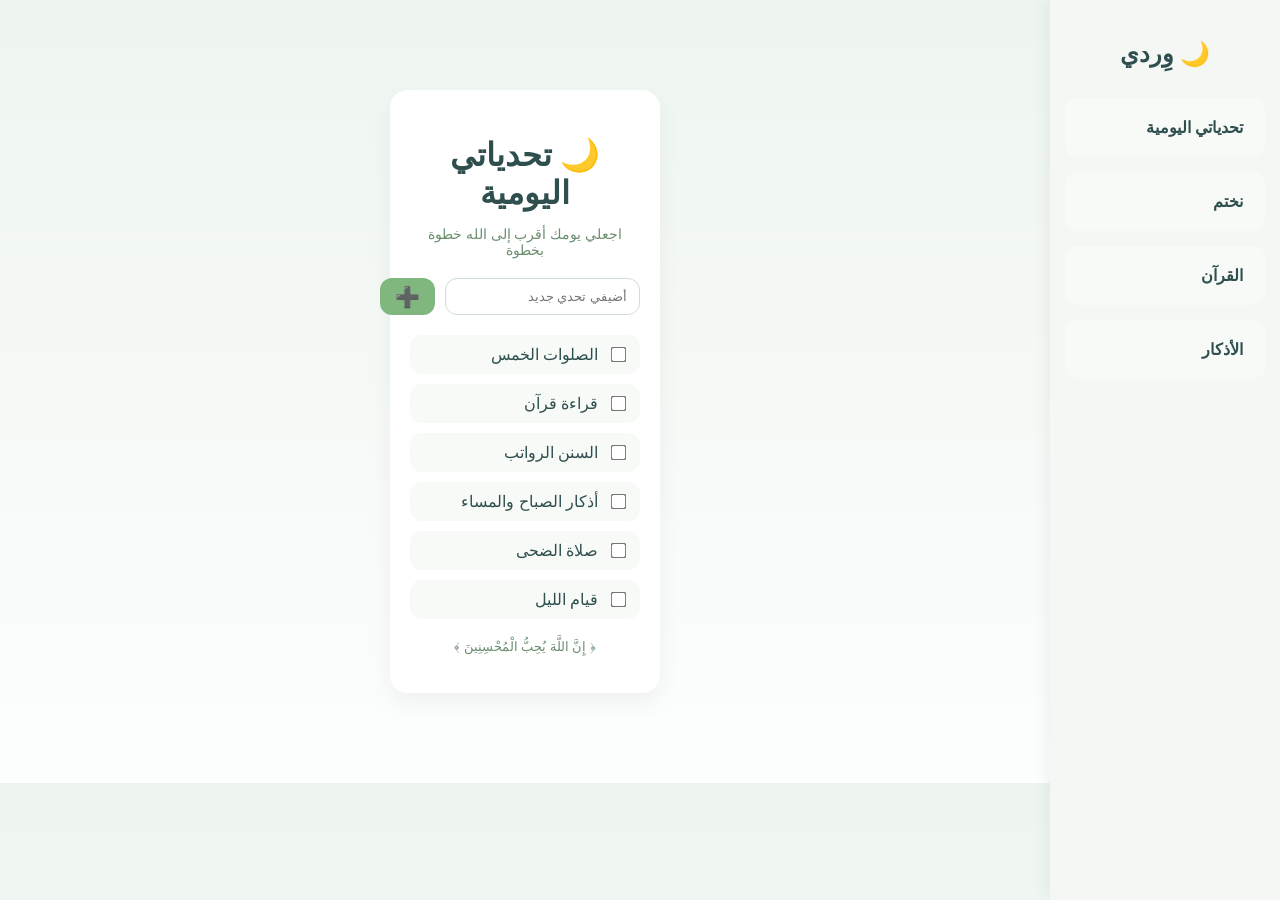
<file: index.html>
<!DOCTYPE html>
<html lang="ar" dir="rtl">
<head>
  <meta charset="UTF-8">
  <meta name="viewport" content="width=device-width, initial-scale=1.0">
  <title>تحدياتي اليومية</title>
  <link rel="stylesheet" href="css/quran.css">
  <link rel="stylesheet" href="css/challenge.css">
  <link rel="stylesheet" href="css/index.css">
</head>
<body>

<button class="sidebar-toggle" id="sidebarToggle">☰</button>
<aside class="sidebar" id="sidebar">
  <h2 class="logo">🌙 وِردي</h2>
  <ul>
    <li><a href="index.html">تحدياتي اليومية</a></li>
    <li><a href="khatma.html">نختم</a></li>
    <li><a href="quran.html">القرآن</a></li>
    <li><a href="zekr.html">الأذكار</a></li>
  </ul>
</aside>

<div class="content">

  <div class="container">
    <h1>🌙 تحدياتي اليومية</h1>
    <p class="subtitle">اجعلي يومك أقرب إلى الله خطوة بخطوة</p>

 
    <div class="add-challenge">
      <input type="text" id="challengeInput" placeholder="أضيفي تحدي جديد">
      <button id="addBtn">➕</button>
    </div>


    <ul id="challengeList"></ul>

    <p class="footer-text">﴿ إِنَّ اللَّهَ يُحِبُّ الْمُحْسِنِينَ ﴾</p>
  </div>
</div>

  <script src="js/challenge.js"></script>
    <script src="js/index.js"></script>
</body>
</html>
</file>
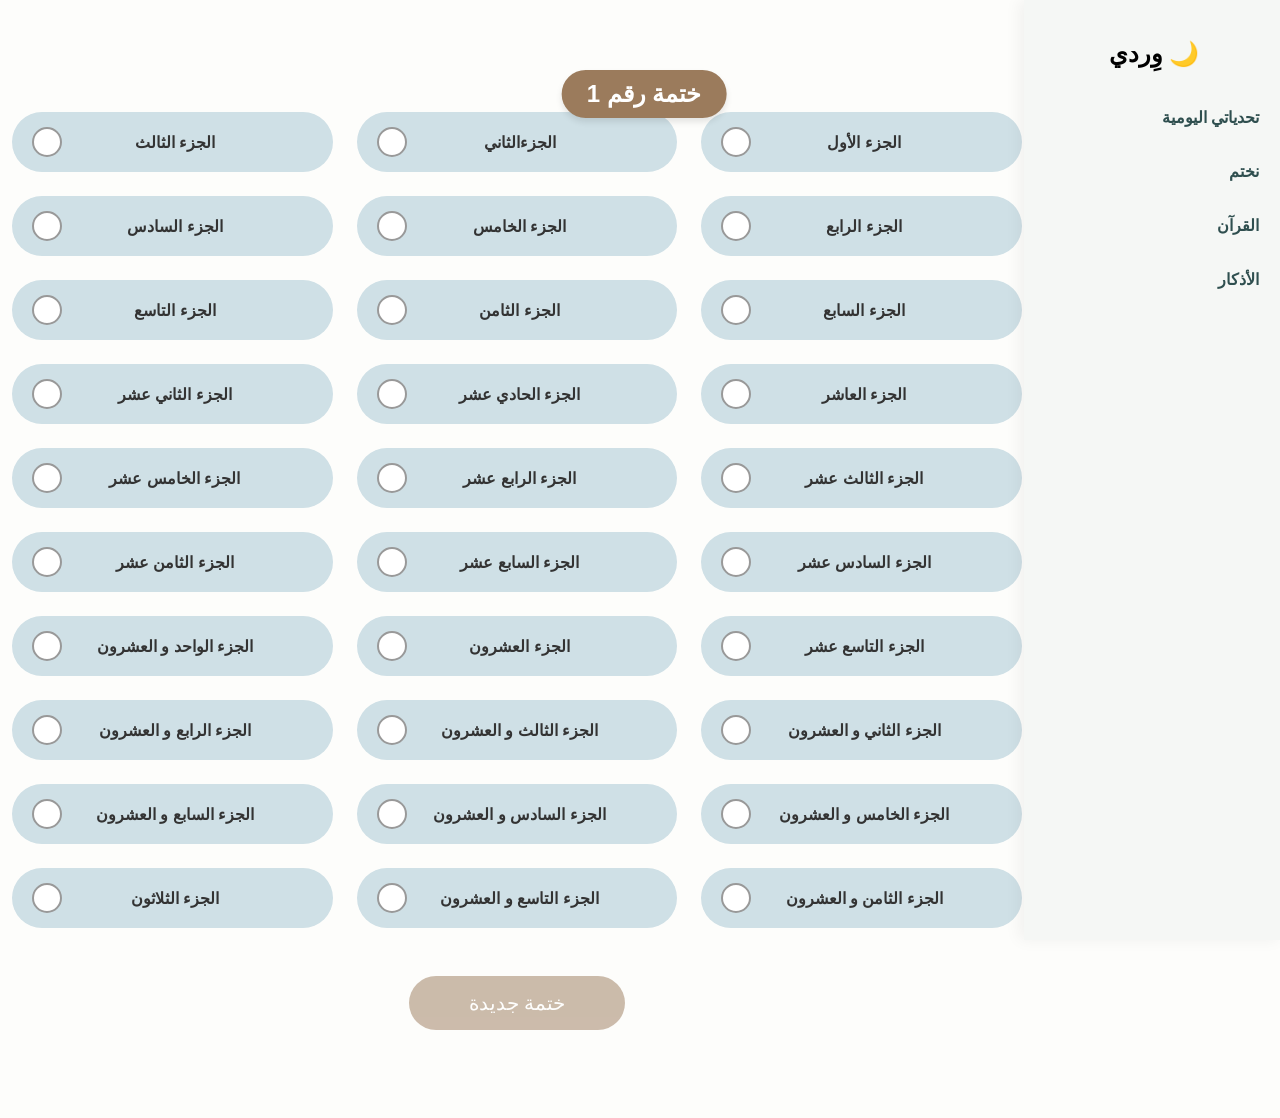
<file: khatma.html>
<!DOCTYPE html>
<html lang="ar" dir="rtl">
<head>
  <meta charset="UTF-8">
  <title>الختمة الأولى</title>
  <meta name="viewport" content="width=device-width, initial-scale=1.0">
  <link rel="stylesheet" href="bootstrap-5.3.8-dist/css/bootstrap-grid.min.css">
  <link href="https://fonts.googleapis.com/css2?family=Cairo:wght@300;400;600;700&display=swap" rel="stylesheet">
  <link rel="stylesheet" href="css/khatma.css">
  <link rel="stylesheet" href="css/index.css">
  <link rel="stylesheet" href="css/quran.css">
</head>
<body>
<button class="sidebar-toggle" id="sidebarToggle">☰</button>
<aside class="sidebar" id="sidebar">
  <h2 class="logo">🌙 وِردي</h2>
  <ul>
    <li><a href="index.html">تحدياتي اليومية</a></li>
    <li><a href="khatma.html">نختم</a></li>
    <li><a href="quran.html">القرآن</a></li>
    <li><a href="zekr.html">الأذكار</a></li>
  </ul>
</aside>

<div class="content">
<div class="container text-center my-5">

  <!-- Title -->
 <div class="title-box mb-4 text-center">
  <h2>
    <span class="khatma-badge">ختمة رقم <span id="khatmaNumber">1</span></span>
  </h2>


  <div id="completedBadge" class="badge-complete">
    ✔ تمت الختمة
  </div>
</div>



  <div class="row g-4">

  
<div class="col-md-4 col-sm-6">
  <label class="part-btn">
    <span class="part-text">الجزء الأول</span>

    <input type="checkbox" class="part-check">
    <span class="checkmark"></span>
  </label>
</div>

  </label>


  <div class="col-md-4 col-sm-6">
  <label class="part-btn">
    <span class="part-text">الجزءالثاني</span>

    <input type="checkbox" class="part-check">
    <span class="checkmark"></span>
  </label>
</div>

  </label>
  <div class="col-md-4 col-sm-6">
  <label class="part-btn">
    <span class="part-text">الجزء الثالث </span>

    <input type="checkbox" class="part-check">
    <span class="checkmark"></span>
  </label>
</div>

  </label>
  <div class="col-md-4 col-sm-6">
  <label class="part-btn">
    <span class="part-text">الجزء الرابع</span>

    <input type="checkbox" class="part-check">
    <span class="checkmark"></span>
  </label>
</div>

  </label>
  <div class="col-md-4 col-sm-6">
  <label class="part-btn">
    <span class="part-text">الجزء الخامس</span>

    <input type="checkbox" class="part-check">
    <span class="checkmark"></span>
  </label>
</div>

  </label>
  <div class="col-md-4 col-sm-6">
  <label class="part-btn">
    <span class="part-text">الجزء السادس</span>

    <input type="checkbox" class="part-check">
    <span class="checkmark"></span>
  </label>
</div>

  </label>
  <div class="col-md-4 col-sm-6">
  <label class="part-btn">
    <span class="part-text">الجزء السابع</span>

    <input type="checkbox" class="part-check">
    <span class="checkmark"></span>
  </label>
</div>

  </label><div class="col-md-4 col-sm-6">
  <label class="part-btn">
    <span class="part-text">الجزء الثامن</span>

    <input type="checkbox" class="part-check">
    <span class="checkmark"></span>
  </label>
</div>

  </label><div class="col-md-4 col-sm-6">
  <label class="part-btn">
    <span class="part-text">الجزء التاسع</span>

    <input type="checkbox" class="part-check">
    <span class="checkmark"></span>
  </label>
</div>

  </label><div class="col-md-4 col-sm-6">
  <label class="part-btn">
    <span class="part-text">الجزء العاشر</span>

    <input type="checkbox" class="part-check">
    <span class="checkmark"></span>
  </label>
</div>

  </label><div class="col-md-4 col-sm-6">
  <label class="part-btn">
    <span class="part-text">الجزء الحادي عشر</span>

    <input type="checkbox" class="part-check">
    <span class="checkmark"></span>
  </label>
</div>

  </label><div class="col-md-4 col-sm-6">
  <label class="part-btn">
    <span class="part-text">الجزء الثاني عشر</span>

    <input type="checkbox" class="part-check">
    <span class="checkmark"></span>
  </label>
</div>

  </label><div class="col-md-4 col-sm-6">
  <label class="part-btn">
    <span class="part-text">الجزء الثالث عشر</span>

    <input type="checkbox" class="part-check">
    <span class="checkmark"></span>
  </label>
</div>

  </label><div class="col-md-4 col-sm-6">
  <label class="part-btn">
    <span class="part-text">الجزء الرابع عشر</span>

    <input type="checkbox" class="part-check">
    <span class="checkmark"></span>
  </label>
</div>

  </label><div class="col-md-4 col-sm-6">
  <label class="part-btn">
    <span class="part-text">الجزء الخامس عشر </span>

    <input type="checkbox" class="part-check">
    <span class="checkmark"></span>
  </label>
</div>

  </label><div class="col-md-4 col-sm-6">
  <label class="part-btn">
    <span class="part-text">الجزء السادس عشر</span>

    <input type="checkbox" class="part-check">
    <span class="checkmark"></span>
  </label>
</div>

  </label><div class="col-md-4 col-sm-6">
  <label class="part-btn">
    <span class="part-text">الجزء السابع عشر </span>

    <input type="checkbox" class="part-check">
    <span class="checkmark"></span>
  </label>
</div>

  </label><div class="col-md-4 col-sm-6">
  <label class="part-btn">
    <span class="part-text">الجزء الثامن عشر </span>

    <input type="checkbox" class="part-check">
    <span class="checkmark"></span>
  </label>
</div>

  </label><div class="col-md-4 col-sm-6">
  <label class="part-btn">
    <span class="part-text">الجزء التاسع عشر</span>

    <input type="checkbox" class="part-check">
    <span class="checkmark"></span>
  </label>
</div>

  </label><div class="col-md-4 col-sm-6">
  <label class="part-btn">
    <span class="part-text">الجزء العشرون</span>

    <input type="checkbox" class="part-check">
    <span class="checkmark"></span>
  </label>
</div>

  </label><div class="col-md-4 col-sm-6">
  <label class="part-btn">
    <span class="part-text">الجزء الواحد و العشرون</span>

    <input type="checkbox" class="part-check">
    <span class="checkmark"></span>
  </label>
</div>

  </label><div class="col-md-4 col-sm-6">
  <label class="part-btn">
    <span class="part-text">الجزء الثاني و العشرون</span>

    <input type="checkbox" class="part-check">
    <span class="checkmark"></span>
  </label>
</div>

  </label><div class="col-md-4 col-sm-6">
  <label class="part-btn">
    <span class="part-text">الجزء الثالث و العشرون </span>

    <input type="checkbox" class="part-check">
    <span class="checkmark"></span>
  </label>
</div>

  </label><div class="col-md-4 col-sm-6">
  <label class="part-btn">
    <span class="part-text">الجزء الرابع و العشرون</span>

    <input type="checkbox" class="part-check">
    <span class="checkmark"></span>
  </label>
</div>

  </label><div class="col-md-4 col-sm-6">
  <label class="part-btn">
    <span class="part-text">الجزء الخامس و العشرون </span>

    <input type="checkbox" class="part-check">
    <span class="checkmark"></span>
  </label>
</div>

  </label><div class="col-md-4 col-sm-6">
  <label class="part-btn">
    <span class="part-text">الجزء السادس و العشرون</span>

    <input type="checkbox" class="part-check">
    <span class="checkmark"></span>
  </label>
</div>

  </label><div class="col-md-4 col-sm-6">
  <label class="part-btn">
    <span class="part-text">الجزء السابع و العشرون</span>

    <input type="checkbox" class="part-check">
    <span class="checkmark"></span>
  </label>
</div>

  </label>
  <div class="col-md-4 col-sm-6">
  <label class="part-btn">
    <span class="part-text">الجزء الثامن و العشرون</span>

    <input type="checkbox" class="part-check">
    <span class="checkmark"></span>
  </label>
</div>

  </label>
  <div class="col-md-4 col-sm-6">
  <label class="part-btn">
    <span class="part-text">الجزء التاسع و العشرون</span>

    <input type="checkbox" class="part-check">
    <span class="checkmark"></span>
  </label>
</div>

  </label>
  <div class="col-md-4 col-sm-6">
  <label class="part-btn">
    <span class="part-text">الجزء الثلاثون</span>

    <input type="checkbox" class="part-check">
    <span class="checkmark"></span>
  </label>
</div>

  </label>
</div>

  

 
<div class="new-khatma mt-5 text-center">
  <button id="newKhatmaBtn" class="btn btn-lg">
    ختمة جديدة
  </button>
</div>



</div></div>
<script src="bootstrap-5.3.8-dist/js/bootstrap.min.js"></script>
<script src="js/khatma.js"></script>
    <script src="js/index.js"></script>
</body>
</html>
</file>
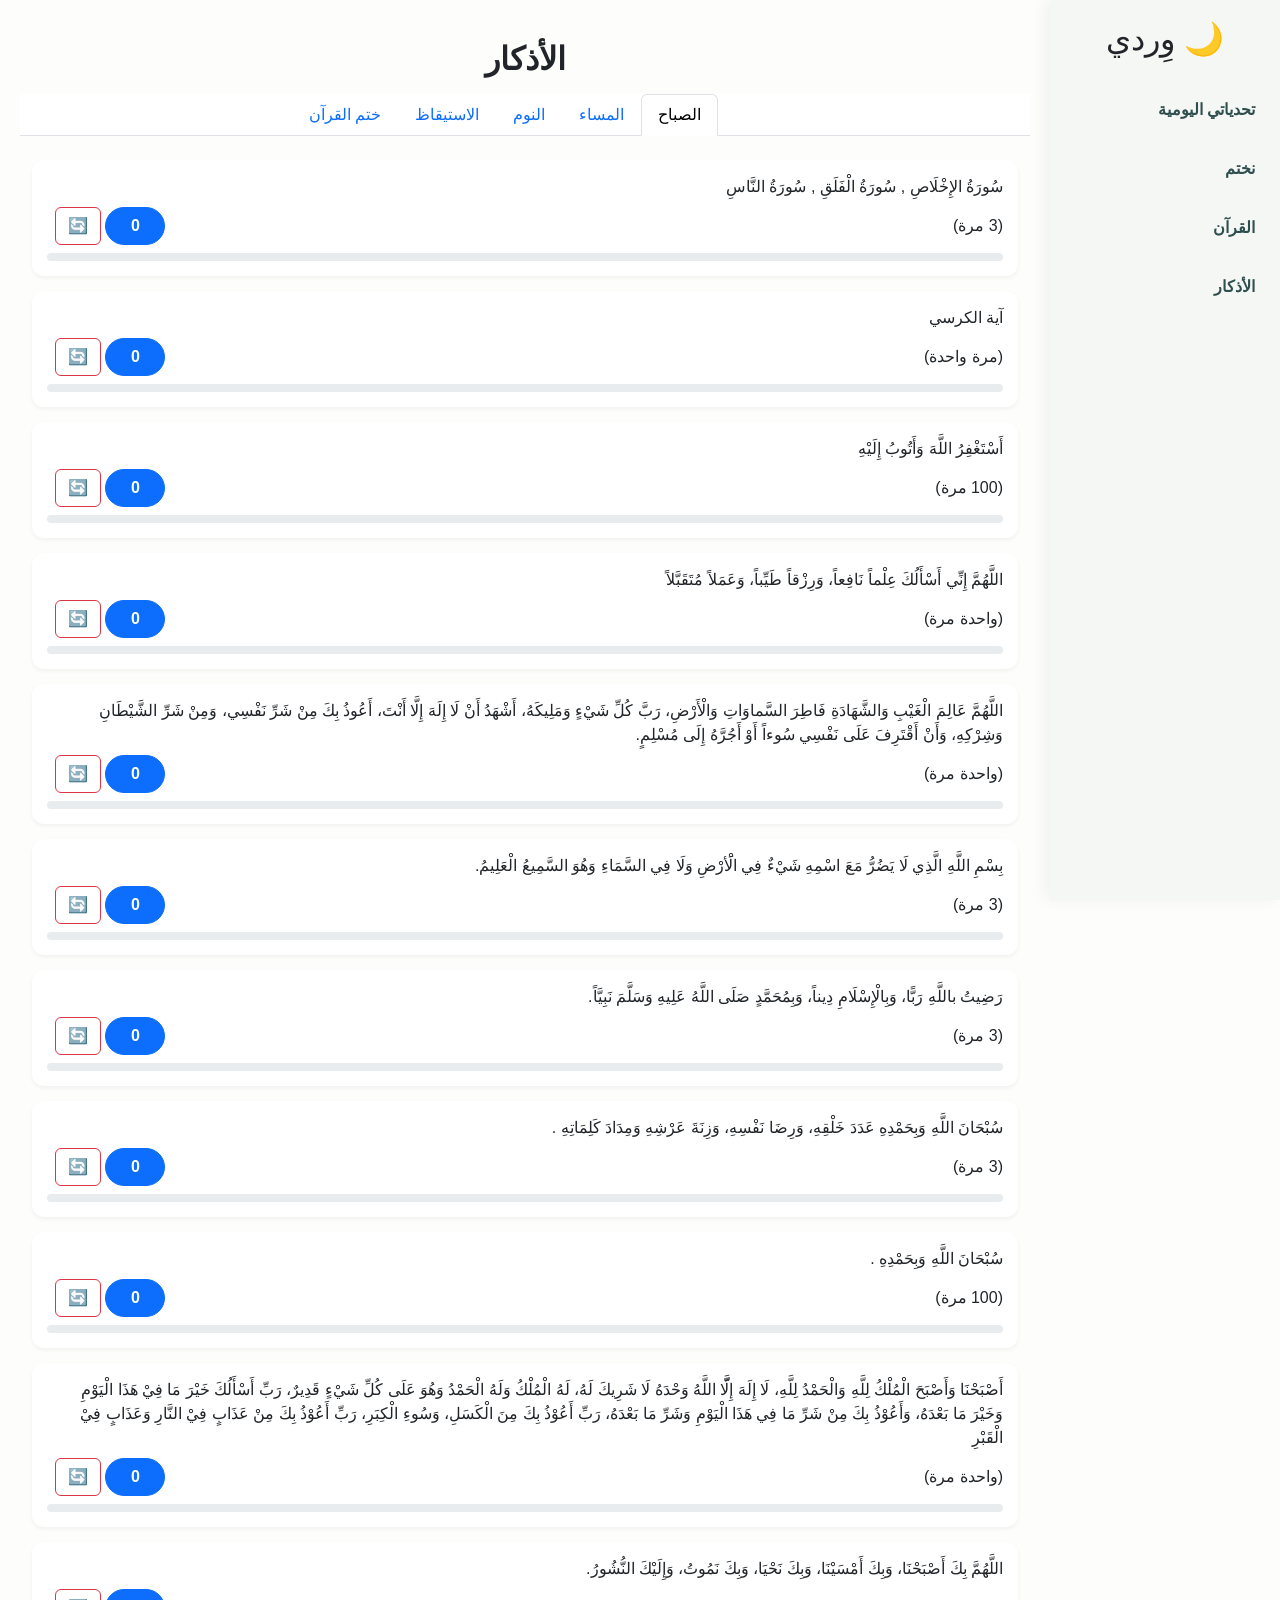
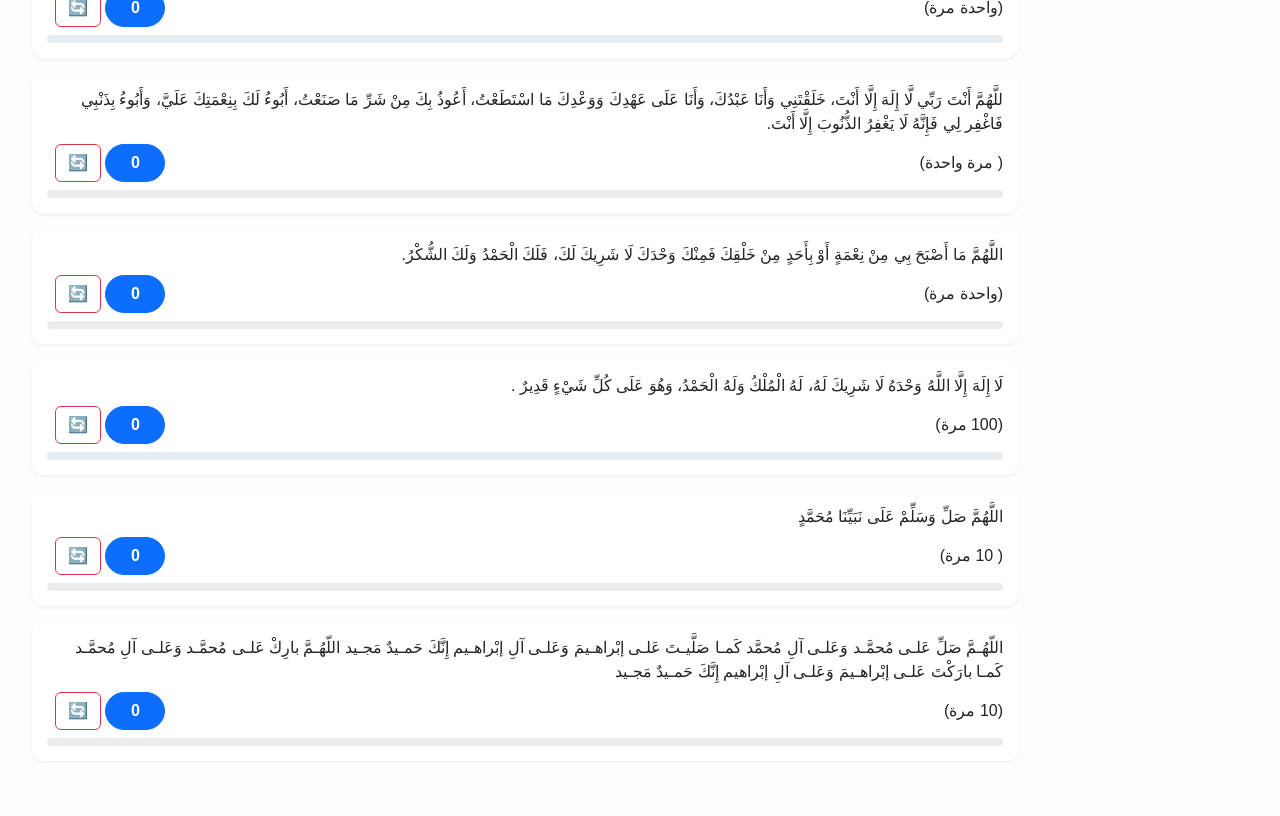
<file: zekr.html>
<!DOCTYPE html>
<html lang="ar" dir="rtl">
<head>
  <meta charset="UTF-8">
  <meta name="viewport" content="width=device-width, initial-scale=1.0">
  <title>الأذكار</title>

  <link href="https://cdn.jsdelivr.net/npm/bootstrap@5.3.3/dist/css/bootstrap.min.css" rel="stylesheet">

 <link rel="stylesheet" href="css/zekr.css">
    <link rel="stylesheet" href="css/index.css">    <link rel="stylesheet" href="css/quran.css"></head>

<body>
  <button class="sidebar-toggle" id="sidebarToggle">☰</button>
<aside class="sidebar" id="sidebar">
  <h2 class="logo">🌙 وِردي</h2>
  <ul>
    <li><a href="index.html">تحدياتي اليومية</a></li>
    <li><a href="khatma.html">نختم</a></li>
    <li><a href="quran.html">القرآن</a></li>
    <li><a href="zekr.html">الأذكار</a></li>
  </ul>
</aside>

<div class="content">
<h2 class="text-center fw-bold mb-3">الأذكار</h2>
<!-- Tabs -->
 <ul class="nav nav-tabs sticky-top justify-content-center bg-body ">

  <li class="nav-item">
    <button class="nav-link active" data-bs-toggle="tab" data-bs-target="#morning">الصباح</button>
  </li>
  <li class="nav-item">
    <button class="nav-link" data-bs-toggle="tab" data-bs-target="#evening">المساء</button>
  </li>
  <li class="nav-item">
    <button class="nav-link" data-bs-toggle="tab" data-bs-target="#sleep">النوم</button>
  </li>
  <li class="nav-item">
    <button class="nav-link" data-bs-toggle="tab" data-bs-target="#wake">الاستيقاظ</button>
  </li>
  <li class="nav-item">
    <button class="nav-link" data-bs-toggle="tab" data-bs-target="#khatm">ختم القرآن</button>
  </li>
</ul>


<div class="tab-content container mt-4">

  <!-- أذكار الصباح -->
  <div class="tab-pane fade show active" id="morning">

    <div class="zekr" data-key="m1" data-max="3">
   سُورَةُ الإِخْلَاصِ
,

سُورَةُ الْفَلَقِ
,

سُورَةُ النَّاسِ  

      <div class="d-flex justify-content-between align-items-center mt-2">
        <span>(3 مرة)</span>
        <div>
          <button class="btn btn-primary btn-inc">
            <span class="count">0</span>
          </button>
          <button class="btn btn-outline-danger btn-reset ms-2">🔄</button>
        </div>
      </div>
      <div class="progress mt-2" style="height:8px;">
        <div class="progress-bar"></div>
      </div>
    </div>

    <div class="zekr" data-key="m2" data-max="1">
      آية الكرسي
      <div class="d-flex justify-content-between align-items-center mt-2">
        <span>(مرة واحدة)</span>
        <div>
          <button class="btn btn-primary btn-inc">
            <span class="count">0</span>
          </button>
          <button class="btn btn-outline-danger btn-reset ms-2">🔄</button>
        </div>
      </div>
      <div class="progress mt-2" style="height:8px;">
        <div class="progress-bar"></div>
      </div>
    </div>
<div class="zekr" data-key="m3" data-max="100">
    أَسْتَغْفِرُ اللَّهَ وَأَتُوبُ إِلَيْهِ
      <div class="d-flex justify-content-between align-items-center mt-2">
        <span>(100 مرة)</span>
        <div>
          <button class="btn btn-primary btn-inc">
            <span class="count">0</span>
          </button>
          <button class="btn btn-outline-danger btn-reset ms-2">🔄</button>
        </div>
      </div>
      <div class="progress mt-2" style="height:8px;">
        <div class="progress-bar"></div>
      </div>
    </div>
    <div class="zekr" data-key="m4" data-max="1">
     اللَّهُمَّ إِنِّي أَسْأَلُكَ عِلْماً نَافِعاً، وَرِزْقاً طَيِّباً، وَعَمَلاً مُتَقَبَّلاً
      <div class="d-flex justify-content-between align-items-center mt-2">
        <span>(واحدة مرة)</span>
        <div>
          <button class="btn btn-primary btn-inc">
            <span class="count">0</span>
          </button>
          <button class="btn btn-outline-danger btn-reset ms-2">🔄</button>
        </div>
      </div>
      <div class="progress mt-2" style="height:8px;">
        <div class="progress-bar"></div>
      </div>
    </div><div class="zekr" data-key="m5" data-max="1">
     اللَّهُمَّ عَالِمَ الْغَيْبِ وَالشَّهَادَةِ فَاطِرَ السَّماوَاتِ وَالْأَرْضِ، رَبَّ كُلِّ شَيْءٍ وَمَلِيكَهُ، أَشْهَدُ أَنْ لَا إِلَهَ إِلَّا أَنْتَ، أَعُوذُ بِكَ مِنْ شَرِّ نَفْسِي، وَمِنْ شَرِّ الشَّيْطَانِ وَشِرْكِهِ، وَأَنْ أَقْتَرِفَ عَلَى نَفْسِي سُوءاً أَوْ أَجُرَّهُ إِلَى مُسْلِمٍ.
      <div class="d-flex justify-content-between align-items-center mt-2">
        <span>(واحدة مرة)</span>
        <div>
          <button class="btn btn-primary btn-inc">
            <span class="count">0</span>
          </button>
          <button class="btn btn-outline-danger btn-reset ms-2">🔄</button>
        </div>
      </div>
      <div class="progress mt-2" style="height:8px;">
        <div class="progress-bar"></div>
      </div>
    </div><div class="zekr" data-key="m6" data-max="3">
     بِسْمِ اللَّهِ الَّذِي لَا يَضُرُّ مَعَ اسْمِهِ شَيْءٌ فِي الَْأرْضِ وَلَا فِي السَّمَاءِ وَهُوَ السَّمِيعُ الْعَلِيمُ.
      <div class="d-flex justify-content-between align-items-center mt-2">
        <span>(3 مرة)</span>
        <div>
          <button class="btn btn-primary btn-inc">
            <span class="count">0</span>
          </button>
          <button class="btn btn-outline-danger btn-reset ms-2">🔄</button>
        </div>
      </div>
      <div class="progress mt-2" style="height:8px;">
        <div class="progress-bar"></div>
      </div>
    </div><div class="zekr" data-key="m7" data-max="3">
    رَضِيتُ باللَّهِ رَبًّا، وَبِالْإِسْلَامِ دِيناً، وَبِمُحَمَّدٍ صَلَى اللَّهُ عَلِيهِ وَسَلَّمَ نَبِيَّاً.
      <div class="d-flex justify-content-between align-items-center mt-2">
        <span>(3 مرة)</span>
        <div>
          <button class="btn btn-primary btn-inc">
            <span class="count">0</span>
          </button>
          <button class="btn btn-outline-danger btn-reset ms-2">🔄</button>
        </div>
      </div>
      <div class="progress mt-2" style="height:8px;">
        <div class="progress-bar"></div>
      </div>
    </div><div class="zekr" data-key="m8" data-max="3">
   سُبْحَانَ اللَّهِ وَبِحَمْدِهِ عَدَدَ خَلْقِهِ، وَرِضَا نَفْسِهِ، وَزِنَةَ عَرْشِهِ وَمِدَادَ كَلِمَاتِهِ .
      <div class="d-flex justify-content-between align-items-center mt-2">
        <span>(3 مرة)</span>
        <div>
          <button class="btn btn-primary btn-inc">
            <span class="count">0</span>
          </button>
          <button class="btn btn-outline-danger btn-reset ms-2">🔄</button>
        </div>
      </div>
      <div class="progress mt-2" style="height:8px;">
        <div class="progress-bar"></div>
      </div>
    </div><div class="zekr" data-key="m9" data-max="100">
 سُبْحَانَ اللَّهِ وَبِحَمْدِهِ .

      <div class="d-flex justify-content-between align-items-center mt-2">
        <span>(100 مرة)</span>
        <div>
          <button class="btn btn-primary btn-inc">
            <span class="count">0</span>
          </button>
          <button class="btn btn-outline-danger btn-reset ms-2">🔄</button>
        </div>
      </div>
      <div class="progress mt-2" style="height:8px;">
        <div class="progress-bar"></div>
      </div>
    </div><div class="zekr" data-key="m10" data-max="1">
     أَصْبَحْنَا وَأَصْبَحَ الْمُلْكُ لِلَّهِ وَالْحَمْدُ لِلَّهِ، لَا إِلَهَ إِلَّّا اللَّهُ وَحْدَهُ لَا شَرِيكَ لَهُ، لَهُ الْمُلْكُ وَلَهُ الْحَمْدُ وَهُوَ عَلَى كُلِّ شَيْءٍ قَدِيرٌ، رَبِّ أَسْأَلُكَ خَيْرَ مَا فِيْ هَذَا الْيَوْمِ وَخَيْرَ مَا بَعْدَهُ، وَأَعُوْذُ بِكَ مِنْ شَرِّ مَا فِي هَذَا الْيَوْمِ وَشَرِّ مَا بَعْدَهُ، رَبِّ أَعُوْذُ بِكَ مِنَ الْكَسَلِ، وَسُوءِ الْكِبَرِ، رَبِّ أَعُوْذُ بِكَ مِنْ عَذَابٍ فِيْ النَّارِ وَعَذَابٍ فِيْ الْقَبْرِ
      <div class="d-flex justify-content-between align-items-center mt-2">
        <span>(واحدة مرة)</span>
        <div>
          <button class="btn btn-primary btn-inc">
            <span class="count">0</span>
          </button>
          <button class="btn btn-outline-danger btn-reset ms-2">🔄</button>
        </div>
      </div>
      <div class="progress mt-2" style="height:8px;">
        <div class="progress-bar"></div>
      </div>
    </div><div class="zekr" data-key="m11" data-max="1">
    اللَّهُمَّ بِكَ أَصْبَحْنَا، وَبِكَ أَمْسَيْنَا، وَبِكَ نَحْيَا، وَبِكَ نَمُوتُ، وَإِلَيْكَ النُّشُورُ.
      <div class="d-flex justify-content-between align-items-center mt-2">
        <span>(واحدة مرة)</span>
        <div>
          <button class="btn btn-primary btn-inc">
            <span class="count">0</span>
          </button>
          <button class="btn btn-outline-danger btn-reset ms-2">🔄</button>
        </div>
      </div>
      <div class="progress mt-2" style="height:8px;">
        <div class="progress-bar"></div>
      </div>
    </div><div class="zekr" data-key="m12" data-max="1">
     للَّهُمَّ أَنْتَ رَبِّي لَّا إِلَهَ إِلَّا أَنْتَ، خَلَقْتَنِي وَأَنَا عَبْدُكَ، وَأَنَا عَلَى عَهْدِكَ وَوَعْدِكَ مَا اسْتَطَعْتُ، أَعُوذُ بِكَ مِنْ شَرِّ مَا صَنَعْتُ، أَبُوءُ لَكَ بِنِعْمَتِكَ عَلَيَّ، وَأَبُوءُ بِذَنْبِي فَاغْفِر لِي فَإِنَّهُ لَا يَغْفِرُ الذُّنُوبَ إِلَّا أَنْتَ.
      <div class="d-flex justify-content-between align-items-center mt-2">
        <span>( مرة واحدة)</span>
        <div>
          <button class="btn btn-primary btn-inc">
            <span class="count">0</span>
          </button>
          <button class="btn btn-outline-danger btn-reset ms-2">🔄</button>
        </div>
      </div>
      <div class="progress mt-2" style="height:8px;">
        <div class="progress-bar"></div>
      </div>
    </div><div class="zekr" data-key="m13" data-max="1">
     اللَّهُمَّ مَا أَصْبَحَ بِي مِنْ نِعْمَةٍ أَوْ بِأَحَدٍ مِنْ خَلْقِكَ فَمِنْكَ وَحْدَكَ لَا شَرِيكَ لَكَ، فَلَكَ الْحَمْدُ وَلَكَ الشُّكْرُ.
      <div class="d-flex justify-content-between align-items-center mt-2">
        <span>(واحدة مرة)</span>
        <div>
          <button class="btn btn-primary btn-inc">
            <span class="count">0</span>
          </button>
          <button class="btn btn-outline-danger btn-reset ms-2">🔄</button>
        </div>
      </div>
      <div class="progress mt-2" style="height:8px;">
        <div class="progress-bar"></div>
      </div>
    </div><div class="zekr" data-key="m14" data-max="100">
   لَا إِلَهَ إِلَّا اللَّهُ وَحْدَهُ لَا شَرِيكَ لَهُ، لَهُ الْمُلْكُ وَلَهُ الْحَمْدُ، وَهُوَ عَلَى كُلِّ شَيْءٍ قَدِيرٌ .
      <div class="d-flex justify-content-between align-items-center mt-2">
        <span>(100 مرة)</span>
        <div>
          <button class="btn btn-primary btn-inc">
            <span class="count">0</span>
          </button>
          <button class="btn btn-outline-danger btn-reset ms-2">🔄</button>
        </div>
      </div>
      <div class="progress mt-2" style="height:8px;">
        <div class="progress-bar"></div>
      </div>
    </div><div class="zekr" data-key="m15" data-max="10">
     اللَّهُمَّ صَلِّ وَسَلِّمْ عَلَى نَبَيِّنَا مُحَمَّدٍ


      <div class="d-flex justify-content-between align-items-center mt-2">
        <span>( 10 مرة)</span>
        <div>
          <button class="btn btn-primary btn-inc">
            <span class="count">0</span>
          </button>
          <button class="btn btn-outline-danger btn-reset ms-2">🔄</button>
        </div>
      </div>
      <div class="progress mt-2" style="height:8px;">
        <div class="progress-bar"></div>
      </div>
    </div><div class="zekr" data-key="m16" data-max="10">
     اللّهُـمَّ صَلِّ عَلـى مُحمَّـد وَعَلـى آلِ مُحمَّد كَمـا صَلَّيـتَ عَلـى إبْراهـيمَ وَعَلـى آلِ إبْراهـيم إِنَّكَ حَمـيدٌ مَجـيد اللّهُـمَّ بارِكْ عَلـى مُحمَّـد وَعَلـى آلِ مُحمَّـد كَمـا بارَكْتَ عَلـى إبْراهـيمَ وَعَلـى آلِ إبْراهيم إِنَّكَ حَمـيدٌ مَجـيد
      <div class="d-flex justify-content-between align-items-center mt-2">
        <span>(10 مرة)</span>
        <div>
          <button class="btn btn-primary btn-inc">
            <span class="count">0</span>
          </button>
          <button class="btn btn-outline-danger btn-reset ms-2">🔄</button>
        </div>
      </div>
      <div class="progress mt-2" style="height:8px;">
        <div class="progress-bar"></div>
      </div>
   
     
   
    </div>

    
  </div>

  <!-- أذكار المساء -->
  <div class="tab-pane fade" id="evening">

    <div class="zekr" data-key="e1" data-max="3">
     سُورَةُ الإِخْلَاصِ
,

سُورَةُ الْفَلَقِ
,

سُورَةُ النَّاسِ 
      <div class="d-flex justify-content-between align-items-center mt-2">
        <span>(3 مرات)</span>
        <div>
          <button class="btn btn-success btn-inc">
            <span class="count">0</span>
          </button>
          <button class="btn btn-outline-danger btn-reset ms-2">🔄</button>
        </div>
      </div>
      <div class="progress mt-2" style="height:8px;">
        <div class="progress-bar bg-success"></div>
      </div>
    </div>
  <div class="zekr" data-key="e2" data-max="3">
        آية الكرسي
      <div class="d-flex justify-content-between align-items-center mt-2">
        <span>(3 مرات)</span>
        <div>
          <button class="btn btn-success btn-inc">
            <span class="count">0</span>
          </button>
          <button class="btn btn-outline-danger btn-reset ms-2">🔄</button>
        </div>
      </div>
      <div class="progress mt-2" style="height:8px;">
        <div class="progress-bar bg-success"></div>
      </div>
    </div>
      <div class="zekr" data-key="e3" data-max="1">
     اللَّهُمَّ بِكَ أَمْسَيْنَا، وَبِكَ أَصْبَحْنَا، وَبِكَ نَحْيَا، وَبِكَ نَمُوتُ وَإِلَـيْكَ المَصِيْر
      <div class="d-flex justify-content-between align-items-center mt-2">
        <span>( مرة واحدة)</span>
        <div>
          <button class="btn btn-success btn-inc">
            <span class="count">0</span>
          </button>
          <button class="btn btn-outline-danger btn-reset ms-2">🔄</button>
        </div>
      </div>
      <div class="progress mt-2" style="height:8px;">
        <div class="progress-bar bg-success"></div>
      </div>
    </div>
      <div class="zekr" data-key="e4" data-max="1">
   اللَّهُمَّ إِنِّي أَسْأَلُكَ الْعَفْوَ وَالْعَافِيَةَ فِي الدُّنْيَا وَالْآخِرَةِ، اللَّهُمَّ إِنِّي أَسْأَلُكَ الْعَفْوَ وَالْعَافِيَةَ فِي دِينِي، وَدُنْيَايَ، وَأَهْلِي، وَمَالِي، اللَّهُمَّ اسْتُرْ عَوْرَاتِي، وَآمِنْ رَوْعَاتِي، اللَّهُمَّ احْفَظْنِي مِنْ بَيْنِ يَدَيَّ، وَمِنْ خَلْفِي، وَعَنْ يَمِينِي، وَعَنْ شِمَالِي، وَمِنْ فَوْقِي، وَأَعُوذُ بِعَظَمَتِكَ أَنْ أُغْتَالَ مِنْ تَحْتِيَ.
      <div class="d-flex justify-content-between align-items-center mt-2">
        <span>( مرة واحدة)</span>
        <div>
          <button class="btn btn-success btn-inc">
            <span class="count">0</span>
          </button>
          <button class="btn btn-outline-danger btn-reset ms-2">🔄</button>
        </div>
      </div>
      <div class="progress mt-2" style="height:8px;">
        <div class="progress-bar bg-success"></div>
      </div>
    </div>
      <div class="zekr" data-key="e5" data-max="1">
     اللَّهُمَّ أَنْتَ رَبِّي لَّا إِلَهَ إِلَّا أَنْتَ، خَلَقْتَنِي وَأَنَا عَبْدُكَ، وَأَنَا عَلَى عَهْدِكَ وَوَعْدِكَ مَا اسْتَطَعْتُ، أَعُوذُ بِكَ مِنْ شَرِّ مَا صَنَعْتُ، أَبُوءُ لَكَ بِنِعْمَتِكَ عَلَيَّ، وَأَبُوءُ بِذَنْبِي فَاغْفِر لِي فَإِنَّهُ لَا يَغْفِرُ الذُّنُوبَ إِلَّا أَنْتَ
      <div class="d-flex justify-content-between align-items-center mt-2">
        <span>( مرة واحدة)</span>
        <div>
          <button class="btn btn-success btn-inc">
            <span class="count">0</span>
          </button>
          <button class="btn btn-outline-danger btn-reset ms-2">🔄</button>
        </div>
      </div>
      <div class="progress mt-2" style="height:8px;">
        <div class="progress-bar bg-success"></div>
      </div>
    </div>
      <div class="zekr" data-key="e6" data-max="4">
     اللَّهُمَّ إِنِّي أَمْسَيتُ أُشْهِدُكَ وَأُشْهِدُ حَمَلَةَ عَرْشِكَ وَمَلاَئِكَتَكَ وَجَمِيعَ خَلْقِكَ، أَنَّكَ أَنْتَ الله لاَ إِلَهَ إِلاَّ أَنْتَ وَحْدَكَ لاَ شَرِيكَ لَكَ وَأَنَّ مُحَمَّدًا عَبْدُكَ وَرَسُولُكَ.
      <div class="d-flex justify-content-between align-items-center mt-2">
        <span>(4 مرات)</span>
        <div>
          <button class="btn btn-success btn-inc">
            <span class="count">0</span>
          </button>
          <button class="btn btn-outline-danger btn-reset ms-2">🔄</button>
        </div>
      </div>
      <div class="progress mt-2" style="height:8px;">
        <div class="progress-bar bg-success"></div>
      </div>
    </div>
      <div class="zekr" data-key="e7" data-max="1">
   اللَّهُمَّ مَا أََمْسَ بِي مِنْ نِعْمَةٍ أَوْ بِأَحَدٍ مِنْ خَلْقِكَ فَمِنْكَ وَحْدَكَ لَا شَرِيكَ لَكَ، فَلَكَ الْحَمْدُ وَلَكَ الشُّكْرُ.
      <div class="d-flex justify-content-between align-items-center mt-2">
        <span>(مرة واحدة )</span>
        <div>
          <button class="btn btn-success btn-inc">
            <span class="count">0</span>
          </button>
          <button class="btn btn-outline-danger btn-reset ms-2">🔄</button>
        </div>
      </div>
      <div class="progress mt-2" style="height:8px;">
        <div class="progress-bar bg-success"></div>
      </div>
    </div>
      <div class="zekr" data-key="e8" data-max="3">
     اللَّهُمَّ عَافِـني فِي بَدَنِي، اللَّهُمَّ عَافِـنِي فِي سَمْعِي، اللَّهُمَّ عَافِنِي فِي بَصَرِي، لَا إِلَهَ إلاَّ أَنْتَ. اللَّهُمَّ إِنِّي أَعُوذُبِكَ مِنَ الْكُفْر، وَالفَقْرِ، وَأَعُوذُبِكَ مِنْ عَذَابِ الْقَبْرِ ، لَا إلَهَ إلاَّ أَنْتَ
      <div class="d-flex justify-content-between align-items-center mt-2">
        <span>(3 مرات)</span>
        <div>
          <button class="btn btn-success btn-inc">
            <span class="count">0</span>
          </button>
          <button class="btn btn-outline-danger btn-reset ms-2">🔄</button>
        </div>
      </div>
      <div class="progress mt-2" style="height:8px;">
        <div class="progress-bar bg-success"></div>
      </div>
    </div>
      <div class="zekr" data-key="e8" data-max="7">
    حَسْبِيَ اللَّهُ لَآ إِلَهَ إِلَّا هُوَ عَلَيْهِ تَوَكَّلْتُ وَهُوَ رَبُّ الْعَرْشِ الْعَظِيمِ.
      <div class="d-flex justify-content-between align-items-center mt-2">
        <span>(7 مرات)</span>
        <div>
          <button class="btn btn-success btn-inc">
            <span class="count">0</span>
          </button>
          <button class="btn btn-outline-danger btn-reset ms-2">🔄</button>
        </div>
      </div>
      <div class="progress mt-2" style="height:8px;">
        <div class="progress-bar bg-success"></div>
      </div>
    </div>
      <div class="zekr" data-key="e9" data-max="3">
     أَعُوذُ بِكَلِمَاتِ اللَّهِ التَّامَّاتِ مِنْ شَرِّ مَا خَلَقَ.
      <div class="d-flex justify-content-between align-items-center mt-2">
        <span>(3 مرات)</span>
        <div>
          <button class="btn btn-success btn-inc">
            <span class="count">0</span>
          </button>
          <button class="btn btn-outline-danger btn-reset ms-2">🔄</button>
        </div>
      </div>
      <div class="progress mt-2" style="height:8px;">
        <div class="progress-bar bg-success"></div>
      </div>
    </div>
      <div class="zekr" data-key="e10" data-max="1">
 اللَّهُمَّ عَالِمَ الْغَيْبِ وَالشَّهَادَةِ فَاطِرَ السَّماوَاتِ وَالْأَرْضِ، رَبَّ كُلِّ شَيْءٍ وَمَلِيكَهُ، أَشْهَدُ أَنْ لَا إِلَهَ إِلَّا أَنْتَ، أَعُوذُ بِكَ مِنْ شَرِّ نَفْسِي، وَمِنْ شَرِّ الشَّيْطَانِ وَشِرْكِهِ، وَأَنْ أَقْتَرِفَ عَلَى نَفْسِي سُوءاً أَوْ أَجُرَّهُ إِلَى مُسْلِمٍ.
      <div class="d-flex justify-content-between align-items-center mt-2">
        <span>(مرة واحدة )</span>
        <div>
          <button class="btn btn-success btn-inc">
            <span class="count">0</span>
          </button>
          <button class="btn btn-outline-danger btn-reset ms-2">🔄</button>
        </div>
      </div>
      <div class="progress mt-2" style="height:8px;">
        <div class="progress-bar bg-success"></div>
      </div>
    </div>
      <div class="zekr" data-key="e11" data-max="3">
     بِسْمِ اللَّهِ الَّذِي لَا يَضُرُّ مَعَ اسْمِهِ شَيْءٌ فِي الَْأرْضِ وَلَا فِي السَّمَاءِ وَهُوَ السَّمِيعُ الْعَلِيمُ
      <div class="d-flex justify-content-between align-items-center mt-2">
        <span>(3 مرات)</span>
        <div>
          <button class="btn btn-success btn-inc">
            <span class="count">0</span>
          </button>
          <button class="btn btn-outline-danger btn-reset ms-2">🔄</button>
        </div>
      </div>
      <div class="progress mt-2" style="height:8px;">
        <div class="progress-bar bg-success"></div>
      </div>
    </div>
      <div class="zekr" data-key="e12" data-max="3">
    رَضِيتُ باللَّهِ رَبًّا، وَبِالْإِسْلَامِ دِيناً، وَبِمُحَمَّدٍ صَلَى اللَّهُ عَلِيهِ وَسَلَّمَ نَبِيَّاً.
      <div class="d-flex justify-content-between align-items-center mt-2">
        <span>(3 مرات)</span>
        <div>
          <button class="btn btn-success btn-inc">
            <span class="count">0</span>
          </button>
          <button class="btn btn-outline-danger btn-reset ms-2">🔄</button>
        </div>
      </div>
      <div class="progress mt-2" style="height:8px;">
        <div class="progress-bar bg-success"></div>
      </div>
    </div>
      <div class="zekr" data-key="e13" data-max="3">
     سُبْحَانَ اللَّهِ وَبِحَمْدِهِ عَدَدَ خَلْقِهِ، وَرِضَا نَفْسِهِ، وَزِنَةَ عَرْشِهِ وَمِدَادَ كَلِمَاتِهِ .
      <div class="d-flex justify-content-between align-items-center mt-2">
        <span>(3 مرات)</span>
        <div>
          <button class="btn btn-success btn-inc">
            <span class="count">0</span>
          </button>
          <button class="btn btn-outline-danger btn-reset ms-2">🔄</button>
        </div>
      </div>
      <div class="progress mt-2" style="height:8px;">
        <div class="progress-bar bg-success"></div>
      </div>
    </div>
      <div class="zekr" data-key="e14" data-max="100">
    سُبْحَانَ اللَّهِ وَبِحَمْدِهِ .
      <div class="d-flex justify-content-between align-items-center mt-2">
        <span>(مرة 100)</span>
        <div>
          <button class="btn btn-success btn-inc">
            <span class="count">0</span>
          </button>
          <button class="btn btn-outline-danger btn-reset ms-2">🔄</button>
        </div>
      </div>
      <div class="progress mt-2" style="height:8px;">
        <div class="progress-bar bg-success"></div>
      </div>
    </div>
      <div class="zekr" data-key="e15" data-max="100">
     لَا إِلَهَ إِلَّا اللَّهُ وَحْدَهُ لَا شَرِيكَ لَهُ، لَهُ الْمُلْكُ وَلَهُ الْحَمْدُ، وَهُوَ عَلَى كُلِّ شَيْءٍ قَدِيرٌ .
      <div class="d-flex justify-content-between align-items-center mt-2">
        <span>(مرة 100)</span>
        <div>
          <button class="btn btn-success btn-inc">
            <span class="count">0</span>
          </button>
          <button class="btn btn-outline-danger btn-reset ms-2">🔄</button>
        </div>
      </div>
      <div class="progress mt-2" style="height:8px;">
        <div class="progress-bar bg-success"></div>
      </div>
    </div>
      <div class="zekr" data-key="e16" data-max="1">
     مْسَيْنَا وَأَمْسَى المُلْكُ لِلَّهِ، وَالْحَمْدُ لِلَّهِ لا إلَهَ إلَّا اللَّهُ، وَحْدَهُ لا شَرِيكَ له، له المُلْكُ وَلَهُ الحَمْدُ وَهو علَى كُلِّ شيءٍ قَدِيرٌ، رَبِّ أَسْأَلُكَ خَيْرَ ما في هذِه اللَّيْلَةِ وَخَيْرَ ما بَعْدَهَا، وَأَعُوذُ بكَ مِن شَرِّ ما في هذِه اللَّيْلَةِ وَشَرِّ ما بَعْدَهَا، رَبِّ أَعُوذُ بكَ مِنَ الكَسَلِ وَسُوءِ الكِبَرِ، رَبِّ أَعُوذُ بكَ مِن عَذَابٍ في النَّارِ وَعَذَابٍ في القَبْر.
      <div class="d-flex justify-content-between align-items-center mt-2">
        <span>( مرة واحدة)</span>
        <div>
          <button class="btn btn-success btn-inc">
            <span class="count">0</span>
          </button>
          <button class="btn btn-outline-danger btn-reset ms-2">🔄</button>
        </div>
      </div>
      <div class="progress mt-2" style="height:8px;">
        <div class="progress-bar bg-success"></div>
      </div>
    </div>
      <div class="zekr" data-key="e17" data-max="1">
    يَاحَيُّ، يَا قَيُّومُ، بِرَحْمَتِكَ أَسْتَغِيثُ، أَصْلِحْ لِي شَأْنِي كُلَّهُ، وَلَا تَكِلْنِي إِلَى نَفْسِي طَرْفَةَ عَيْنٍ.
      <div class="d-flex justify-content-between align-items-center mt-2">
        <span>( مرة واحدة)</span>
        <div>
          <button class="btn btn-success btn-inc">
            <span class="count">0</span>
          </button>
          <button class="btn btn-outline-danger btn-reset ms-2">🔄</button>
        </div>
      </div>
      <div class="progress mt-2" style="height:8px;">
        <div class="progress-bar bg-success"></div>
      </div>
    </div>
      <div class="zekr" data-key="e18" data-max="10">
 اللَّهُمَّ صَلِّ عَلَى مُحَمَّدٍ وَعَلَى أَزْوَاجِهِ وَذُرِّيَّتِهِ كَمَا صَلَّيْتَ عَلَى آلِ إِبْرَاهِيمَ وَبَارِكْ عَلَى مُحَمَّدٍ وَعَلَى أَزْوَاجِهِ وَذُرِّيَّتِهِ كَمَا بَارَكْتَ عَلَى آلِ إِبْرَاهِيمَ إِنَّكَ حَمِيدٌ مَجِيدٌ
      <div class="d-flex justify-content-between align-items-center mt-2">
        <span>(10 مرات)</span>
        <div>
          <button class="btn btn-success btn-inc">
            <span class="count">0</span>
          </button>
          <button class="btn btn-outline-danger btn-reset ms-2">🔄</button>
        </div>
      </div>
      <div class="progress mt-2" style="height:8px;">
        <div class="progress-bar bg-success"></div>
      </div>
    </div>
      <div class="zekr" data-key="e19" data-max="10">
     اللَّهُمَّ صَلِّ وَسَلِّمْ عَلَى نَبَيِّنَا مُحَمَّدٍ
      <div class="d-flex justify-content-between align-items-center mt-2">
        <span>(10 مرات)</span>
        <div>
          <button class="btn btn-success btn-inc">
            <span class="count">0</span>
          </button>
          <button class="btn btn-outline-danger btn-reset ms-2">🔄</button>
        </div>
      </div>
      <div class="progress mt-2" style="height:8px;">
        <div class="progress-bar bg-success"></div>
      </div>
    </div>
    
    
  </div>

  <!-- أذكار النوم -->
  <div class="tab-pane fade" id="sleep">

    <div class="zekr" data-key="s1" data-max="3">
      سُورَةُ الإِخْلَاصِ
,

سُورَةُ الْفَلَقِ
,

سُورَةُ النَّاسِ 
      <div class="d-flex justify-content-between align-items-center mt-2">
        <span>(3 مرات)</span>
        <div>
          <button class="btn btn-warning btn-inc">
            <span class="count">0</span>
          </button>
          <button class="btn btn-outline-danger btn-reset ms-2">🔄</button>
        </div>
      </div>
      <div class="progress mt-2" style="height:8px;">
        <div class="progress-bar bg-warning"></div>
      </div>
    </div>
  <div class="zekr" data-key="s2" data-max="1">
   آية الكرسي
      <div class="d-flex justify-content-between align-items-center mt-2">
        <span>(واحدة مرة)</span>
        <div>
          <button class="btn btn-warning btn-inc">
            <span class="count">0</span>
          </button>
          <button class="btn btn-outline-danger btn-reset ms-2">🔄</button>
        </div>
      </div>
      <div class="progress mt-2" style="height:8px;">
        <div class="progress-bar bg-warning"></div>
      </div>
    </div>
      <div class="zekr" data-key="s3" data-max="1">
   ءَامَنَ ٱلرَّسُولُ بِمَآ أُنزِلَ إِلَيْهِ مِن رَّبِّهِۦ وَٱلْمُؤْمِنُونَ كُلٌّ ءَامَنَ بِٱللهِ وَمَلَـٰٓئِكَـتِهِۦ وَكُـتُبِهِۦ وَرُسُلِهِۦ لَا نُفَرِّقُ بَيْنَ أَحَدٍ مِّن رُّسُلِهِۦ وَقَالُوا۟ سَمِعْنَا وَأَطَعْنَا غُفْرَانَكَ رَبَّـنَا وَإِلَيْكَ ٱلْمَصِيرُ* لَا يُكَلِّفُ ٱللهُ نَفْسًا إِلَّا وُسْعَهَا لَهَا مَا كَسَبَتْ وَعَلَيْهَا مَا ٱكْـتَسَبَتْ رَبَّـنَا لَا تُؤَاخِذْنَآ إِن نَّسِينَآ أَوْ أَخْطَأْنَا رَبَّـنَا وَلَا تَحْمِلْ عَلَيْنَآ إِصْرًا كَمَا حَمَلْتَهُ عَلَى ٱلَّذِينَ مِن قَبْلِنَا رَبَّـنَا وَلَا تُحَمِّلْنَا مَا لَا طَاقَةَ لَنَا بِهِۦ وَٱعْفُ عَنَّا وَٱغْفِرْ لَنَا وَٱرْحَمْنَآ أَنْتَ مَوْلَـٰنَا فَٱنصُرْنَا عَلَى ٱلْقَوْمِ ٱلْكَـٰفِرِينَ *
      <div class="d-flex justify-content-between align-items-center mt-2">
        <span>( مرة واحدة)</span>
        <div>
          <button class="btn btn-warning btn-inc">
            <span class="count">0</span>
          </button>
          <button class="btn btn-outline-danger btn-reset ms-2">🔄</button>
        </div>
      </div>
      <div class="progress mt-2" style="height:8px;">
        <div class="progress-bar bg-warning"></div>
      </div>
    </div>
      <div class="zekr" data-key="s4" data-max="1">
    بِاسْمِكَ رَبِّي وَضَعْتُ جَنْبِي، وَبِكَ أَرْفَعُهُ، فَإِنْ أَمْسَكْتَ نَفْسِي فَارْحَمْهَا، وَإِنْ أَرْسَلْتَهَا فَاحْفَظْهَا، بِمَا تَحْفَظُ بِهِ عِبَادَكَ الصَّالِحِينَ.
      <div class="d-flex justify-content-between align-items-center mt-2">
        <span>(  مرة واحدة)</span>
        <div>
          <button class="btn btn-warning btn-inc">
            <span class="count">0</span>
          </button>
          <button class="btn btn-outline-danger btn-reset ms-2">🔄</button>
        </div>
      </div>
      <div class="progress mt-2" style="height:8px;">
        <div class="progress-bar bg-warning"></div>
      </div>
    </div>
      <div class="zekr" data-key="s5" data-max="1">
اللَّهُمَّ قِنِي عَذَابَكَ يَوْمَ تَبْعَثُ عِبَادَكَ.
      <div class="d-flex justify-content-between align-items-center mt-2">
        <span>( مرة)</span>
        <div>
          <button class="btn btn-warning btn-inc">
            <span class="count">0</span>
          </button>
          <button class="btn btn-outline-danger btn-reset ms-2">🔄</button>
        </div>
      </div>
      <div class="progress mt-2" style="height:8px;">
        <div class="progress-bar bg-warning"></div>
      </div>
    </div>
      <div class="zekr" data-key="s6" data-max="1">
    بِاسْمِكَ اللَّهُمَّ أَمُوتُ وَأَحْيَا.
      <div class="d-flex justify-content-between align-items-center mt-2">
        <span>(  مرة واحدة)</span>
        <div>
          <button class="btn btn-warning btn-inc">
            <span class="count">0</span>
          </button>
          <button class="btn btn-outline-danger btn-reset ms-2">🔄</button>
        </div>
      </div>
      <div class="progress mt-2" style="height:8px;">
        <div class="progress-bar bg-warning"></div>
      </div>
    </div>
      <div class="zekr" data-key="s7" data-max="100">
     سُبْحَانَ اللهِ (33)  الْحَمْدُ لِلهِ  (33)  اللهُ أَكْبَرُ (34)
      <div class="d-flex justify-content-between align-items-center mt-2">
        <span>(100 مرة)</span>
        <div>
          <button class="btn btn-warning btn-inc">
            <span class="count">0</span>
          </button>
          <button class="btn btn-outline-danger btn-reset ms-2">🔄</button>
        </div>
      </div>
      <div class="progress mt-2" style="height:8px;">
        <div class="progress-bar bg-warning"></div>
      </div>
    </div>
      <div class="zekr" data-key="s8" data-max="1">
   اَلْحَمْدُ للهِ الَّذِي أَطْعَمَنَا وَسَقَانَا، وَكَفَانَا، وَآوَانَا، فَكَمْ مِمَّنْ لا كَافِيَ لَه ُُ وَلا مُؤْوِي.
      <div class="d-flex justify-content-between align-items-center mt-2">
        <span>(  مرة واحدة)</span>
        <div>
          <button class="btn btn-warning btn-inc">
            <span class="count">0</span>
          </button>
          <button class="btn btn-outline-danger btn-reset ms-2">🔄</button>
        </div>
      </div>
      <div class="progress mt-2" style="height:8px;">
        <div class="progress-bar bg-warning"></div>
      </div>
    </div>
      <div class="zekr" data-key="s9" data-max="1">
     اللَّهُمَّ أَسْلَمْتُ نَفْسِي إِلَيْكَ، وَفَوَّضْتُ أَمْرِي إِلَيْكَ، وَوَجَّهْتُ وَجْهِي إِلَيْكَ، وَأَلْجَأْتُ ظَهْرِي إِلَيْكَ، رَغْبَةً وَرَهْبَةً إِلَيْكَ، لاَ مَلْجَأَ وَلاَ مَنْجَا مِنْكَ إِلاَّ إِلَيْكَ، آمَنْتُ بِكِتَابِكَ الَّذِي أَنْزَلْتَ، وَبِنَبِيِّكَ الَّذِي أَرْسَلْتَ
      <div class="d-flex justify-content-between align-items-center mt-2">
        <span>(  مرة واحدة) </span>
        <div>
          <button class="btn btn-warning btn-inc">
            <span class="count">0</span>
          </button>
          <button class="btn btn-outline-danger btn-reset ms-2">🔄</button>
        </div>
      </div>
      <div class="progress mt-2" style="height:8px;">
        <div class="progress-bar bg-warning"></div>
      </div>
    </div>
      <div class="zekr" data-key="s10" data-max="1">
 اللَّهُمَّ رَبَّ السَّمَوَاتِ السَّبْعِ وَرَبَّ الأَرْضِ، وَرَبَّ الْعَرْشِ الْعَظِيمِ، رَبَّنَا وَرَبَّ كُلِّ شَيْءٍ، فَالِقَ الْحَبِّ وَالنَّوَى، وَمُنْزِلَ التَّوْرَاةِ وَالْإِنْجِيلِ، وَالْفُرْقَانِ، أَعُوذُ بِكَ مِنْ شَرِّ كُلِّ شَيْءٍ أَنْتَ آخِذٌ بِنَاصِيَتِهِ. اللَّهُمَّ أَنْتَ الأَوَّلُ فَلَيْسَ قَبْلَكَ شَيْءٌ، وَأَنْتَ الآخِرُ فَلَيسَ بَعْدَكَ شَيْءٌ، وَأَنْتَ الظَّاهِرُ فَلَيْسَ فَوْقَكَ شَيْءٌ، وَأَنْتَ الْبَاطِنُ فَلَيْسَ دُونَكَ شَيْءٌ، اقْضِ عَنَّا الدَّيْنَ وَأَغْنِنَا مِنَ الْفَقْرِ
      <div class="d-flex justify-content-between align-items-center mt-2">
        <span>(  مرة واحدة)</span>
        <div>
          <button class="btn btn-warning btn-inc">
            <span class="count">0</span>
          </button>
          <button class="btn btn-outline-danger btn-reset ms-2">🔄</button>
        </div>
      </div>
      <div class="progress mt-2" style="height:8px;">
        <div class="progress-bar bg-warning"></div>
      </div>
    </div>

  </div>

  <!-- أذكار الاستيقاظ -->
  <div class="tab-pane fade" id="wake">

    <div class="zekr" data-key="w1" data-max="1">
    اَلْحَمْدُ لِلَّهِ الَّذي أَحْيَانَا بَعْدَ مَا أَمَاتَنَا وَإِلَيْهِ النُّشُورُ.
      <div class="d-flex justify-content-between align-items-center mt-2">
        <span>(مرة واحدة)</span>
        <div>
          <button class="btn btn-info btn-inc">
            <span class="count">0</span>
          </button>
          <button class="btn btn-outline-danger btn-reset ms-2">🔄</button>
        </div>
      </div>
      <div class="progress mt-2" style="height:8px;">
        <div class="progress-bar bg-info"></div>
      </div>
    </div>
       <div class="zekr" data-key="w2" data-max="1">
     لَا إِلَهَ إِلَّا اللهُ وَحْدَهُ لَا شَرِيكَ لَهُ ، لَهُ الْمُلْكُ وَلَهُ الْحَمْدُ ، وَهُوَ عَلَى كُلِّ شَيْءٍ قَدِيرٌ ، سُبْحَانَ اللهِ وَالْحَمْدُ لِلهِ ، وَلَا إِلَهَ إِلَّا اللهُ وَاللهُ أَكْـبَرُ ، وَلَا حَوْلَ وَلَا قُوَّةَ إِلَّا بِاللهِ الْعَلِيِّ الْعَظِيمِ رَبِّ اغْفِرْ لِي.
      <div class="d-flex justify-content-between align-items-center mt-2">
        <span>(مرة واحدة)</span>
        <div>
          <button class="btn btn-info btn-inc">
            <span class="count">0</span>
          </button>
          <button class="btn btn-outline-danger btn-reset ms-2">🔄</button>
        </div>
      </div>
      <div class="progress mt-2" style="height:8px;">
        <div class="progress-bar bg-info"></div>
      </div>
    </div>
       <div class="zekr" data-key="w3" data-max="1">
     اَلْحَمْدُ لِلَّهِ الَّذِي عَافَانِي فِي جَسَدِي، وَرَدَّ عَلَيَّ رُوحِي، وَأَذِنَ لِي بِذِكْرِهِ.
      <div class="d-flex justify-content-between align-items-center mt-2">
        <span>(مرة واحدة)</span>
        <div>
          <button class="btn btn-info btn-inc">
            <span class="count">0</span>
          </button>
          <button class="btn btn-outline-danger btn-reset ms-2">🔄</button>
        </div>
      </div>
      <div class="progress mt-2" style="height:8px;">
        <div class="progress-bar bg-info"></div>
      </div>
    </div>
   <div class="zekr" data-key="w4" data-max="1">
    إِنَّ فِي خَلْقِ السَّمَاوَاتِ وَالْأَرْضِ وَاخْتِلَافِ اللَّيْلِ وَالنَّهَارِ لَآيَاتٍ لِأُولِي الْأَلْبَابِ * الَّذِينَ يَذْكُرُونَ اللهَ قِيَامًا وَقُعُودًا وَعَلَى جُنُوبِهِمْ وَيَتَفَكَّرُونَ فِي خَلْقِ السَّمَاوَاتِ وَالْأَرْضِ رَبَّنَا مَا خَلَقْتَ هَذَا بَاطِلًا سُبْحَانَكَ فَقِنَا عَذَابَ النَّارِ * رَبَّنَا إِنَّكَ مَنْ تُدْخِلِ النَّارَ فَقَدْ أَخْزَيْتَهُ وَمَا لِلظَّالِمِينَ مِنْ أَنْصَارٍ * رَبَّنَا إِنَّنَا سَمِعْنَا مُنَادِيًا يُنَادِي لِلْإِيمَانِ أَنْ آمِنُوا بِرَبِّكُمْ فَآمَنَّا رَبَّنَا فَاغْفِرْ لَنَا ذُنُوبَنَا وَكَفِّرْ عَنَّا سَيِّئَاتِنَا وَتَوَفَّنَا مَعَ الْأَبْرَارِ * رَبَّنَا وَآتِنَا مَا وَعَدْتَنَا عَلَى رُسُلِكَ وَلَا تُخْزِنَا يَوْمَ الْقِيَامَةِ إِنَّكَ لَا تُخْلِفُ الْمِيعَادَ * فَاسْتَجَابَ لَهُمْ رَبُّهُمْ أَنِّي لَا أُضِيعُ عَمَلَ عَامِلٍ مِنْكُمْ مِنْ ذَكَرٍ أَوْ أُنْثَى بَعْضُكُمْ مِنْ بَعْضٍ فَالَّذِينَ هَاجَرُوا وَأُخْرِجُوا مِنْ دِيَارِهِمْ وَأُوذُوا فِي سَبِيلِي وَقَاتَلُوا وَقُتِلُوا لَأُكَفِّرَنَّ عَنْهُمْ سَيِّئَاتِهِمْ وَلَأُدْخِلَنَّهُمْ جَنَّاتٍ تَجْرِي مِنْ تَحْتِهَا الْأَنْهَارُ ثَوَابًا مِنْ عِنْدِ اللهِ وَاللهُ عِنْدَهُ حُسْنُ الثَّوَابِ * لَا يَغُرَّنَّكَ تَقَلُّبُ الَّذِينَ كَفَرُوا فِي الْبِلَادِ * مَتَاعٌ قَلِيلٌ ثُمَّ مَأْوَاهُمْ جَهَنَّمُ وَبِئْسَ الْمِهَادُ * لَكِنِ الَّذِينَ اتَّقَوْا رَبَّهُمْ لَهُمْ جَنَّاتٌ تَجْرِي مِنْ تَحْتِهَا الْأَنْهَارُ خَالِدِينَ فِيهَا نُزُلًا مِنْ عِنْدِ اللهِ وَمَا عِنْدَ اللهِ خَيْرٌ لِلْأَبْرَارِ * وَإِنَّ مِنْ أَهْلِ الْكِتَابِ لَمَنْ يُؤْمِنُ بِاللهِ وَمَا أُنْزِلَ إِلَيْكُمْ وَمَا أُنْزِلَ إِلَيْهِمْ خَاشِعِينَ للهِ لَا يَشْتَرُونَ بِآيَاتِ اللهِ ثَمَنًا قَلِيلًا أُولَئِكَ لَهُمْ أَجْرُهُمْ عِنْدَ رَبِّهِمْ إِنَّ اللهَ سَرِيعُ الْحِسَابِ * يَا أَيُّهَا الَّذِينَ آمَنُوا اصْبِرُوا وَصَابِرُوا وَرَابِطُوا وَاتَّقُوا اللهَ لَعَلَّكُمْ تُفْلِحُونَ.
      <div class="d-flex justify-content-between align-items-center mt-2">
        <span>(مرة واحدة)</span>
        <div>
          <button class="btn btn-info btn-inc">
            <span class="count">0</span>
          </button>
          <button class="btn btn-outline-danger btn-reset ms-2">🔄</button>
        </div>
      </div>
      <div class="progress mt-2" style="height:8px;">
        <div class="progress-bar bg-info"></div>
      </div>
    </div>
       <div class="zekr" data-key="w5" data-max="10">
   اللَّهُمَّ صَلِّ وَسَلِّمْ عَلَى نَبَيِّنَا مُحَمَّدٍ
      <div class="d-flex justify-content-between align-items-center mt-2">
        <span>(عشر مرات)</span>
        <div>
          <button class="btn btn-info btn-inc">
            <span class="count">0</span>
          </button>
          <button class="btn btn-outline-danger btn-reset ms-2">🔄</button>
        </div>
      </div>
      <div class="progress mt-2" style="height:8px;">
        <div class="progress-bar bg-info"></div>
      </div>
    </div>
  </div>

  <!-- دعاء ختم القرآن -->
  <div class="tab-pane fade" id="khatm">

    <div class="zekr" data-key="k1" data-max="1">
    اللَّهُمَّ ارْحَمْنِي بالقُرْءَانِ وَاجْعَلهُ لِي إِمَاماً وَنُوراً وَهُدًى وَرَحْمَةً ۞ اللَّهُمَّ ذَكِّرْنِي مِنْهُ مَانَسِيتُ وَعَلِّمْنِي مِنْهُ مَاجَهِلْتُ وَارْزُقْنِي تِلاَوَتَهُ آنَاءَ اللَّيْلِ وَأَطْرَافَ النَّهَارِ وَاجْعَلْهُ لِي حُجَّةً يَارَبَّ العَالَمِينَ ۞ اللَّهُمَّ أَصْلِحْ لِي دِينِي الَّذِي هُوَ عِصْمَةُ أَمْرِي وَأَصْلِحْ لِي دُنْيَايَ الَّتِي فِيهَا مَعَاشِي وَأَصْلِحْ لِي آخِرَتِي الَّتِي فِيهَا مَعَادِي وَاجْعَلِ الحَيَاةَ زِيَادَةً لِي فِي كُلِّ خَيْرٍ وَاجْعَلِ المَوْتَ رَاحَةً لِي مِنْ كُلِّ شَرٍّ ۞ اللَّهُمَّ اجْعَلْ خَيْرَ عُمْرِي آخِرَهُ وَخَيْرَ عَمَلِي خَوَاتِمَهُ وَخَيْرَ أَيَّامِي يَوْمَ أَلْقَاكَ فِيهِ ۞ اللَّهُمَّ إِنِّي أَسْأَلُكَ عِيشَةً هَنِيَّةً وَمِيتَةً سَوِيَّةً وَمَرَدًّا غَيْرَ مُخْزٍ وَلاَ فَاضِحٍ ۞ اللَّهُمَّ إِنِّي أَسْأَلُكَ خَيْرَ المَسْأَلةِ وَخَيْرَ الدُّعَاءِ وَخَيْرَ النَّجَاحِ وَخَيْرَ العِلْمِ وَخَيْرَ العَمَلِ وَخَيْرَ  الثَّوَابِ وَخَيْرَ الحَيَاةِ وَخيْرَ المَمَاتِ وَثَبِّتْنِي وَثَقِّلْ مَوَازِينِي وَحَقِّقْ إِيمَانِي وَارْفَعْ دَرَجَتِي وَتَقَبَّلْ صَلاَتِي وَاغْفِرْ خَطِيئَاتِي وَأَسْأَلُكَ العُلَا مِنَ الجَنَّةِ ۞ اللَّهُمَّ إِنِّي أَسْأَلُكَ مُوجِبَاتِ رَحْمَتِكَ وَعَزَائِمِ مَغْفِرَتِكَ وَالسَّلاَمَةَ مِنْ كُلِّ إِثْمٍ وَالغَنِيمَةَ مِنْ كُلِّ بِرٍّ وَالفَوْزَ بِالجَنَّةِ وَالنَّجَاةَ مِنَ النَّارِ ۞ اللَّهُمَّ أَحْسِنْ عَاقِبَتَنَا فِي الأُمُورِ كُلِّهَا وَأجِرْنَا مِنْ خِزْيِ الدُّنْيَا وَعَذَابِ الآخِرَةِ ۞ اللَّهُمَّ اقْسِمْ لَنَا مِنْ خَشْيَتِكَ مَاتَحُولُ بِهِ بَيْنَنَا وَبَيْنَ مَعْصِيَتِكَ وَمِنْ طَاعَتِكَ مَاتُبَلِّغُنَا بِهَا جَنَّتَكَ وَمِنَ اليَقِينِ مَاتُهَوِّنُ بِهِ عَلَيْنَا مَصَائِبَ الدُّنْيَا وَمَتِّعْنَا بِأَسْمَاعِنَا وَأَبْصَارِنَا وَقُوَّتِنَا مَاأَحْيَيْتَنَا وَاجْعَلْهُ الوَارِثَ مِنَّا وَاجْعَلْ ثَأْرَنَا عَلَى مَنْ ظَلَمَنَا وَانْصُرْنَا عَلَى مَنْ عَادَانَا وَلاَ تجْعَلْ مُصِيبَتَنَا فِي دِينِنَا وَلاَ تَجْعَلِ الدُّنْيَا أَكْبَرَ هَمِّنَا وَلَا مَبْلَغَ عِلْمِنَا وَلاَ تُسَلِّطْ عَلَيْنَا مَنْ لَا يَرْحَمُنَا ۞ اللَّهُمَّ لَا تَدَعْ لَنَا ذَنْبًا إِلَّا غَفَرْتَهُ وَلَا هَمَّا إِلَّا فَرَّجْتَهُ وَلَا دَيْنًا إِلَّا قَضَيْتَهُ وَلَا حَاجَةً مِنْ حَوَائِجِ الدُّنْيَا وَالآخِرَةِ إِلَّا قَضَيْتَهَا يَاأَرْحَمَ الرَّاحِمِينَ ۞ رَبَّنَا آتِنَا فِي الدُّنْيَا حَسَنَةً وَفِي الآخِرَةِ حَسَنَةً وَقِنَا عَذَابَ النَّارِ وَصَلَّى اللهُ عَلَى سَيِّدِنَا وَنَبِيِّنَا مُحَمَّدٍ وَعَلَى آلِهِ وَأَصْحَابِهِ الأَخْيَارِ وَسَلَّمَ تَسْلِيمًا كَثِيراً.


      <div class="d-flex justify-content-between align-items-center mt-2">
        <span>(مرة واحدة)</span>
        <div>
          <button class="btn btn-dark btn-inc">
            <span class="count">0</span>
          </button>
          <button class="btn btn-outline-danger btn-reset ms-2">🔄</button>
        </div>
      </div>
      <div class="progress mt-2" style="height:8px;">
        <div class="progress-bar bg-dark"></div>
      </div>
    </div>

  </div>

</div>



<script src="https://cdn.jsdelivr.net/npm/bootstrap@5.3.3/dist/js/bootstrap.bundle.min.js"></script>

<script src="js/zekr.js"></script>
    <script src="js/index.js"></script>
</body>
</html>
</file>
<file: css/quran.css>
body {
    margin: 0;
    padding: 20px 0;
    background: #fdfdfb;
    display: flex;
    flex-direction: column;
    align-items: center;
    font-family: 'Cairo', sans-serif;
  }

  .page {
    width: 80%;
  
    margin: 10px 0;
    box-shadow: 0 4px 10px rgba(0,0,0,0.1);
    border-radius: 5px;
    display: block;
    min-height: 200px; 
    background: #f5f5f5;
  }
body {
  margin: 0;
  font-family: Tahoma, sans-serif;
}


.sidebar-toggle {
  display: none;
  position: fixed;
  top: 15px;
  right: 15px;
  font-size: 22px;
  background: #7fb77e;
  color: #fff;
  border: none;
  border-radius: 8px;
  padding: 8px 12px;
  z-index: 2000;
}

.sidebar {
  width: 230px;
  height: 100vh;
  background: #f5f7f5;
  position: fixed;
  top: 0;
  right: 0;
  padding: 20px 15px;
  box-shadow: -5px 0 15px rgba(0,0,0,0.05);
  z-index: 9999; /* ensure sidebar stays above all page content */
}

/* make sure content doesn't accidentally overlap */
.content {
  position: relative;
  z-index: 1;
}

.sidebar-toggle {
  z-index: 10000 !important; /* always above sidebar */
}

.logo {
  text-align: center;
  margin-bottom: 30px;
}

.sidebar ul {
  list-style: none;
  padding: 0;
}

.sidebar li {
  margin-bottom: 15px;
}

.sidebar a {
  text-decoration: none;
  color: #2f4f4f;
  font-weight: bold;
  display: block;
  padding: 10px;
  border-radius: 10px;
}

.sidebar a:hover,
.sidebar a.active {
  background: #7fb77e;
  color: white;
}


.content {
  margin-right: 230px;
  padding: 20px;
}


@media (max-width: 768px) {
  .sidebar {
    transform: translateX(100%);
    transition: 0.3s;
  }

  .sidebar.show {
    transform: translateX(0);
  }

  .content {
    margin-right: 0;
  }

  .sidebar-toggle {
    display: block;
  }
}
</file>
<file: css/challenge.css>
* {
  box-sizing: border-box;
}

body {
  margin: 0;
  font-family: "Tahoma", sans-serif;
  background: linear-gradient(to bottom, #eef5ef, #fdfefe);
  color: #2f4f4f;
}


.container {
  width: 90%;
  max-width: 420px;
  margin: 50px auto;
  background: #ffffff;
  padding: 25px 20px;
  border-radius: 18px;
  box-shadow: 0 10px 25px rgba(0, 0, 0, 0.05);
}


h1 {
  text-align: center;
  margin-bottom: 5px;
}

.subtitle {
  text-align: center;
  font-size: 14px;
  color: #6b8e6e;
  margin-bottom: 20px;
}


.add-challenge {
  display: flex;
  gap: 10px;
  margin-bottom: 20px;
}

.add-challenge input {
  flex: 1;
  padding: 10px 12px;
  border-radius: 12px;
  border: 1px solid #cdded0;
  outline: none;
}

.add-challenge input:focus {
  border-color: #7fb77e;
}

.add-challenge button {
  border: none;
  border-radius: 12px;
  background: #7fb77e;
  color: white;
  font-size: 20px;
  cursor: pointer;
  padding: 0 15px;
}

ul {
  list-style: none;
  padding: 0;
  margin: 0;
}

li {
  background: #f7faf7;
  padding: 10px 12px;
  border-radius: 12px;
  margin-bottom: 10px;
  display: flex;
  align-items: center;
  gap: 10px;
  transition: 0.3s;
}

li:hover {
  background: #eef5ef;
}

li input {
  transform: scale(1.2);
}

li.done span {
  text-decoration: line-through;
  color: #2e8b57;
  font-weight: bold;
}


.footer-text {
  text-align: center;
  margin-top: 20px;
  font-size: 13px;
  color: #6b8e6e;
}
</file>
<file: css/index.css>
.main-nav {
  display: flex;
  align-items: center;
  justify-content: space-between;
  background: #f5f7f5;
  padding: 12px 16px;
  position: sticky;
  top: 0;
  z-index: 1000;
}

.nav-brand {
  font-weight: bold;
  font-size: 18px;
}

.nav-links {
  list-style: none;
  display: flex;
  gap: 15px;
  margin: 0;
}

.nav-links a {
  text-decoration: none;
  color: #2f4f4f;
  font-weight: 600;
}

.nav-links a:hover {
  color: #2e8b57;
}

/* زر الموبايل */
.menu-toggle {
  display: none;
  font-size: 22px;
  background: none;
  border: none;
  cursor: pointer;
}

/* 📱 موبايل */
@media (max-width: 768px) {
  .menu-toggle {
    display: block;
  }

  .nav-links {
    position: absolute;
    top: 60px;
    right: 0;
    background: #f5f7f5;
    flex-direction: column;
    width: 100%;
    display: none;
    padding: 10px 0;
  }

  .nav-links.show {
    display: flex;
  }

  .nav-links li {
    text-align: center;
    padding: 10px 0;
  }
}
</file>
<file: css/khatma.css>
body {
  background: #fdfdfb;
  font-family: 'Cairo', sans-serif;
}


.title-box {
  display: flex;
  flex-direction: column;
  align-items: center;

  gap: 10px;
}


.khatma-badge {
  display: inline-block;
  background: #9b7b5c; 
  color: #fff;
  padding: 10px 25px;
  border-radius: 50px;

  box-shadow: 0 4px 6px rgba(0,0,0,0.1);
    position: fixed;  
  top: 70px;        
  left: 50%;       
  transform: translateX(-50%);
  z-index:1;

}


.badge-complete {
  display: none;
  background: #4caf50;
  color: #fff;
  padding: 6px 20px;
  border-radius: 20px;
  font-size: 14px;
  animation: fadeIn 0.5s ease;
    position: fixed;   
  top: 70px;        
  left: 50%;        
  transform: translateX(-50%); 
  z-index: 1;
}

.title-box h2 {
  margin: 0;
  color: #9b7b5c;
}


.part-btn {
  background: #cfe0e6;
  padding: 15px 45px 15px 20px;
  border-radius: 50px;
  font-weight: bold;
  color: #333;
  cursor: pointer;
  transition: 0.3s;
  display: flex;
  align-items: center;
  justify-content: space-between;
  position: relative;
}


.part-text {
  flex: 1;
  text-align: center;
}


.part-check {
  display: none;
}


.checkmark {
  width: 26px;
  height: 26px;
  border-radius: 50%;
  border: 2px solid #999;
  display: flex;
  align-items: center;
  justify-content: center;
  background: #fff;
  transition: 0.3s;
}


.checkmark::after {
  content: "✔";
  color: #4caf50;
  font-size: 16px;
  display: none;
}


.part-check:checked + .checkmark {
  border-color: #4caf50;
  background: #e8f5e9;
}

.part-check:checked + .checkmark::after {
  display: block;
}


.part-btn:hover {
  background: #b9d3dc;
  transform: translateY(-3px);
}


.new-khatma {
  display: flex;
  justify-content: center;
  margin-top: 50px;
}

.new-khatma button {
  background: #9b7b5c;
  color: #fff;
  padding: 15px 60px;
  border-radius: 40px;
  font-size: 20px;
  border: none;
  transition: 0.3s;
  cursor: pointer;
  opacity: 0.5; 
}

.new-khatma button.active {
  opacity: 1; 
}

.new-khatma button:hover {
  background: #86664a;
  transform: translateY(-3px);
}


@keyframes fadeIn {
  from {
    opacity: 0;
    transform: scale(0.9);
  }
  to {
    opacity: 1;
    transform: scale(1);
  }
}

.khatma-animate {
  animation: fadeIn 0.6s ease;
}
</file>
<file: css/zekr.css>
body{
      background:#f8f9fa;
      padding-top:80px;
    }

    
    .nav-fixed{
      position:fixed;
      top:0;
      right:0;
      left:0;
      z-index:1000;
      background:#fff;
      box-shadow:0 2px 6px rgba(0,0,0,.1);
    }

    .zekr{
      background:#fff;
      padding:15px;
      border-radius:12px;
      margin-bottom:15px;
      box-shadow:0 2px 4px rgba(0,0,0,.05);
    }

    .btn-inc{
      min-width:60px;
      font-weight:700;
      font-size:16px;
      border-radius:50px;
    }

    .progress{
      background:#e9ecef;
    }
</file>
